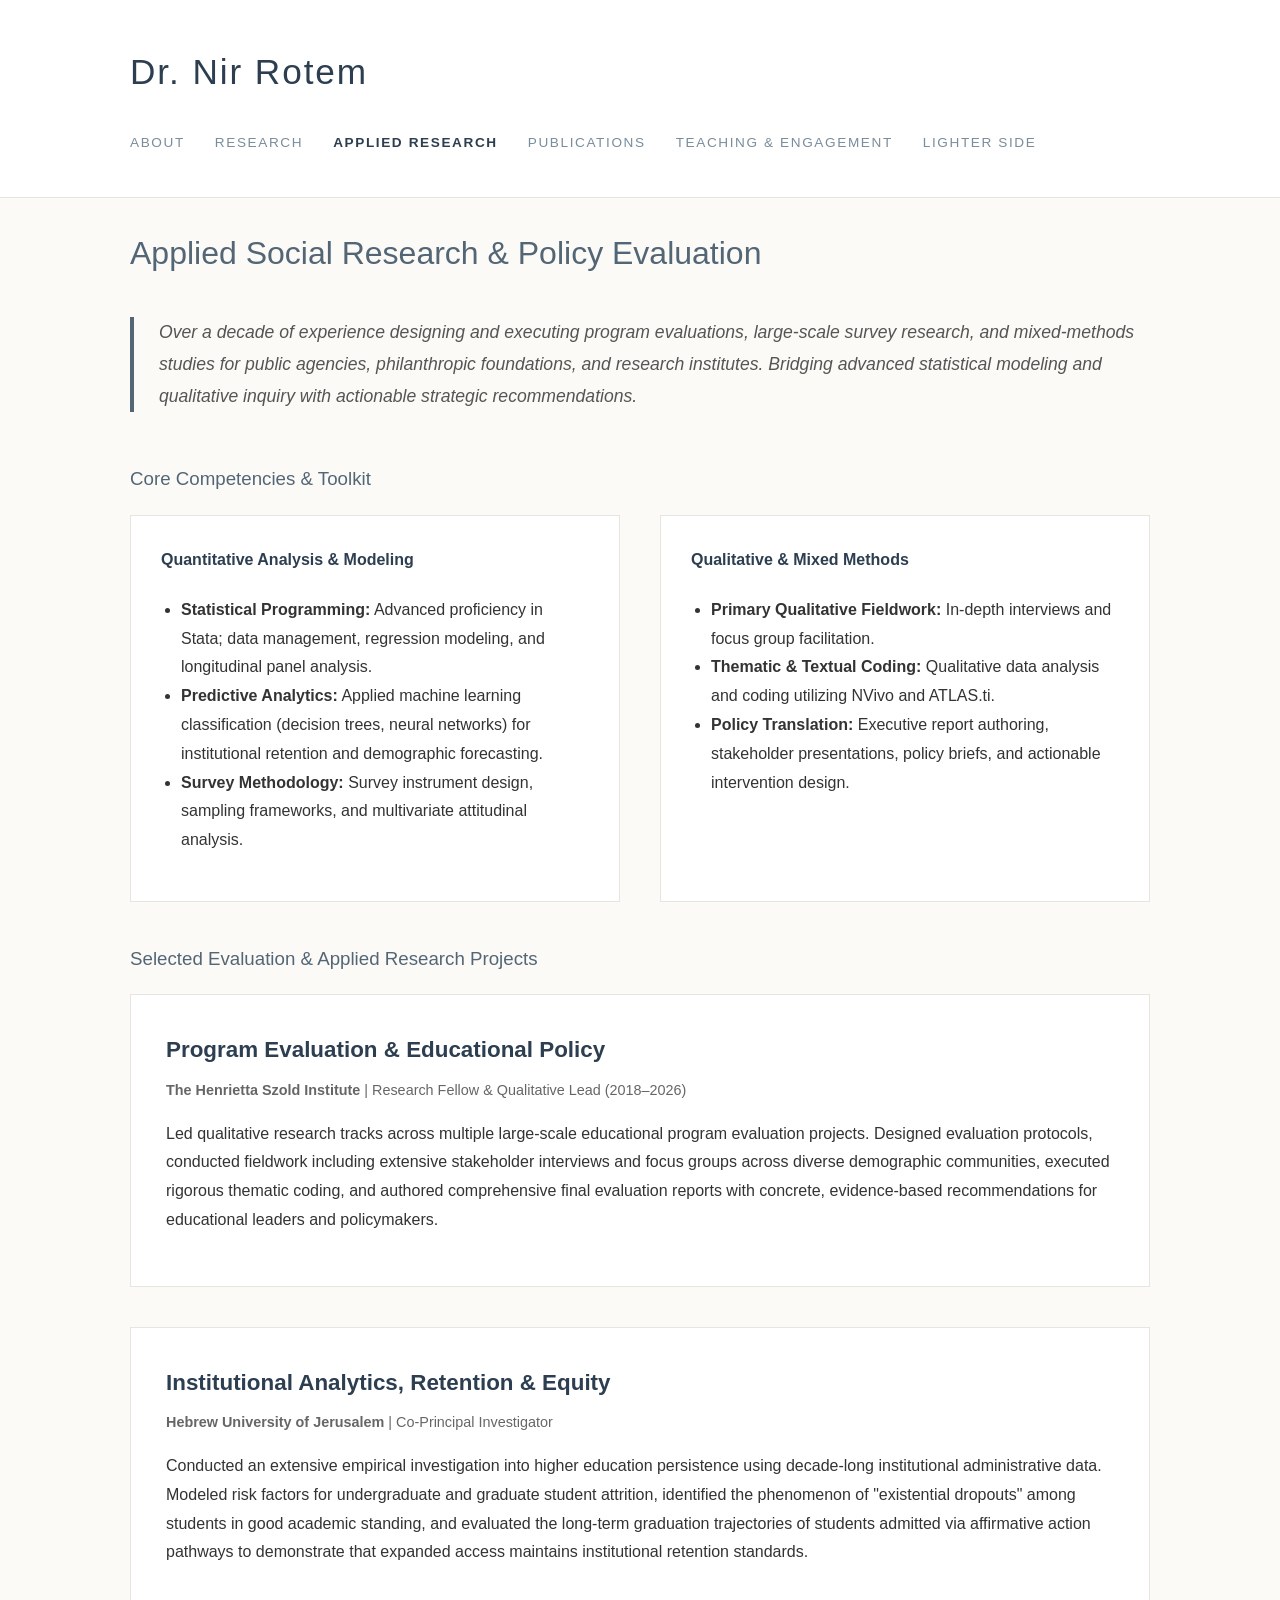
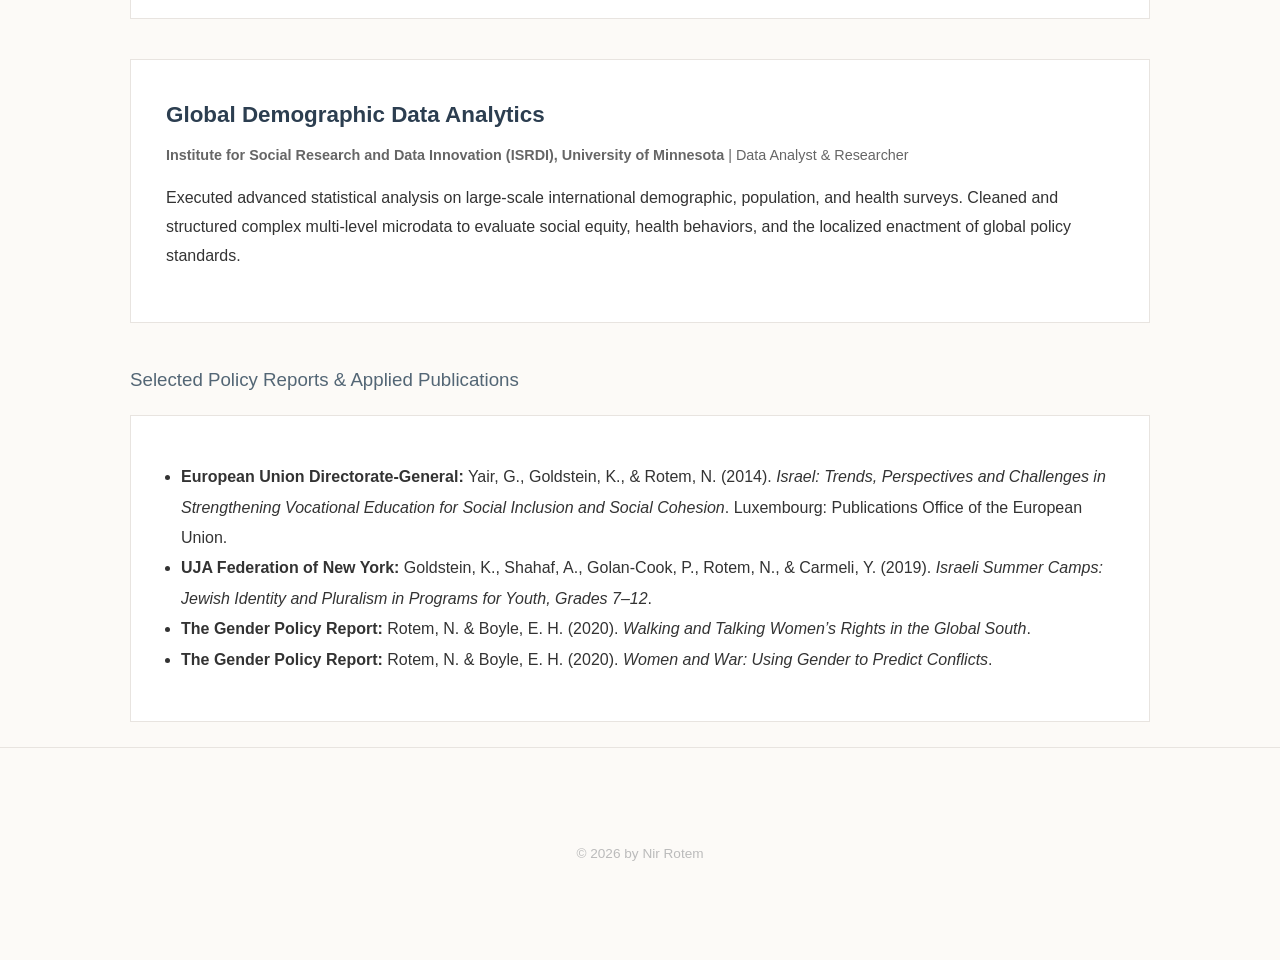
<file: applied.html>
<!DOCTYPE html>
<html lang="en">
<head>
    <meta charset="UTF-8">
    <meta name="viewport" content="width=device-width, initial-scale=1.0">
    <title>Dr. Nir Rotem | Applied Research & Policy Evaluation</title>
    
    <!-- Structured Data for Google Search (Site Name) -->
    <script type="application/ld+json">
    {
      "@context": "https://schema.org",
      "@type": "WebSite",
      "name": "Nir Rotem, Ph.D.",
      "url": "https://www.nirotem.com/"
    }
    </script>

    <link rel="stylesheet" href="style.css">
    <link rel="stylesheet" href="https://cdnjs.cloudflare.com/ajax/libs/font-awesome/6.0.0/css/all.min.css">
</head>
<body>
    <header>
        <div class="container">
            <h1>Dr. Nir Rotem</h1>
            <nav>
                <ul>
                    <li><a href="index.html">About</a></li>
                    <li><a href="projects.html">Research</a></li>
                    <li><a href="applied.html" class="active">Applied Research</a></li>
                    <li><a href="publications.html">Publications</a></li>
                    <li><a href="teaching.html">Teaching & Engagement</a></li>
                    <li><a href="lighter.html">Lighter Side</a></li>
                </ul>
            </nav>
        </div>
    </header>
    <main class="container">
        <h2>Applied Social Research & Policy Evaluation</h2>
        <div class="project-intro">
            Over a decade of experience designing and executing program evaluations, large-scale survey research, and mixed-methods studies for public agencies, philanthropic foundations, and research institutes. Bridging advanced statistical modeling and qualitative inquiry with actionable strategic recommendations.
        </div>

        <section class="project-block">
            <h3>Core Competencies & Toolkit</h3>
            <div class="lighter-grid" style="margin-bottom: 40px;">
                <div class="interest-card">
                    <h4>Quantitative Analysis & Modeling</h4>
                    <ul style="padding-left: 20px; line-height: 1.8;">
                        <li><strong>Statistical Programming:</strong> Advanced proficiency in Stata; data management, regression modeling, and longitudinal panel analysis.</li>
                        <li><strong>Predictive Analytics:</strong> Applied machine learning classification (decision trees, neural networks) for institutional retention and demographic forecasting.</li>
                        <li><strong>Survey Methodology:</strong> Survey instrument design, sampling frameworks, and multivariate attitudinal analysis.</li>
                    </ul>
                </div>
                <div class="interest-card">
                    <h4>Qualitative & Mixed Methods</h4>
                    <ul style="padding-left: 20px; line-height: 1.8;">
                        <li><strong>Primary Qualitative Fieldwork:</strong> In-depth interviews and focus group facilitation.</li>
                        <li><strong>Thematic & Textual Coding:</strong> Qualitative data analysis and coding utilizing NVivo and ATLAS.ti.</li>
                        <li><strong>Policy Translation:</strong> Executive report authoring, stakeholder presentations, policy briefs, and actionable intervention design.</li>
                    </ul>
                </div>
            </div>
        </section>

        <section class="project-block">
            <h3>Selected Evaluation & Applied Research Projects</h3>

            <div class="project-card">
                <div class="project-text">
                    <h4>Program Evaluation & Educational Policy</h4>
                    <p style="color: #666; font-size: 0.9rem; margin-top: -8px; margin-bottom: 12px;"><strong>The Henrietta Szold Institute</strong> | Research Fellow & Qualitative Lead (2018–2026)</p>
                    <p>Led qualitative research tracks across multiple large-scale educational program evaluation projects. Designed evaluation protocols, conducted fieldwork including extensive stakeholder interviews and focus groups across diverse demographic communities, executed rigorous thematic coding, and authored comprehensive final evaluation reports with concrete, evidence-based recommendations for educational leaders and policymakers.</p>
                </div>
            </div>

            <div class="project-card">
                <div class="project-text">
                    <h4>Institutional Analytics, Retention & Equity</h4>
                    <p style="color: #666; font-size: 0.9rem; margin-top: -8px; margin-bottom: 12px;"><strong>Hebrew University of Jerusalem</strong> | Co-Principal Investigator</p>
                    <p>Conducted an extensive empirical investigation into higher education persistence using decade-long institutional administrative data. Modeled risk factors for undergraduate and graduate student attrition, identified the phenomenon of "existential dropouts" among students in good academic standing, and evaluated the long-term graduation trajectories of students admitted via affirmative action pathways to demonstrate that expanded access maintains institutional retention standards.</p>
                </div>
            </div>

            <div class="project-card">
                <div class="project-text">
                    <h4>Global Demographic Data Analytics</h4>
                    <p style="color: #666; font-size: 0.9rem; margin-top: -8px; margin-bottom: 12px;"><strong>Institute for Social Research and Data Innovation (ISRDI), University of Minnesota</strong> | Data Analyst & Researcher</p>
                    <p>Executed advanced statistical analysis on large-scale international demographic, population, and health surveys. Cleaned and structured complex multi-level microdata to evaluate social equity, health behaviors, and the localized enactment of global policy standards.</p>
                </div>
            </div>
        </section>

        <section class="project-block">
            <h3>Selected Policy Reports & Applied Publications</h3>
            <div class="interest-card" style="margin-bottom: 25px;">
                <ul style="padding-left: 20px; line-height: 1.9;">
                    <li><strong>European Union Directorate-General:</strong> Yair, G., Goldstein, K., & Rotem, N. (2014). <em>Israel: Trends, Perspectives and Challenges in Strengthening Vocational Education for Social Inclusion and Social Cohesion</em>. Luxembourg: Publications Office of the European Union.</li>
                    <li><strong>UJA Federation of New York:</strong> Goldstein, K., Shahaf, A., Golan-Cook, P., Rotem, N., & Carmeli, Y. (2019). <em>Israeli Summer Camps: Jewish Identity and Pluralism in Programs for Youth, Grades 7–12</em>.</li>
                    <li><strong>The Gender Policy Report:</strong> Rotem, N. & Boyle, E. H. (2020). <em>Walking and Talking Women’s Rights in the Global South</em>.</li>
                    <li><strong>The Gender Policy Report:</strong> Rotem, N. & Boyle, E. H. (2020). <em>Women and War: Using Gender to Predict Conflicts</em>.</li>
                </ul>
            </div>
        </section>
    </main>
    <footer>
        <div class="container">
            <p>© <span id="year"></span> by Nir Rotem</p>
        </div>
    </footer>
    <script>document.getElementById("year").innerHTML = new Date().getFullYear();</script>
</body>
</html>
</file>
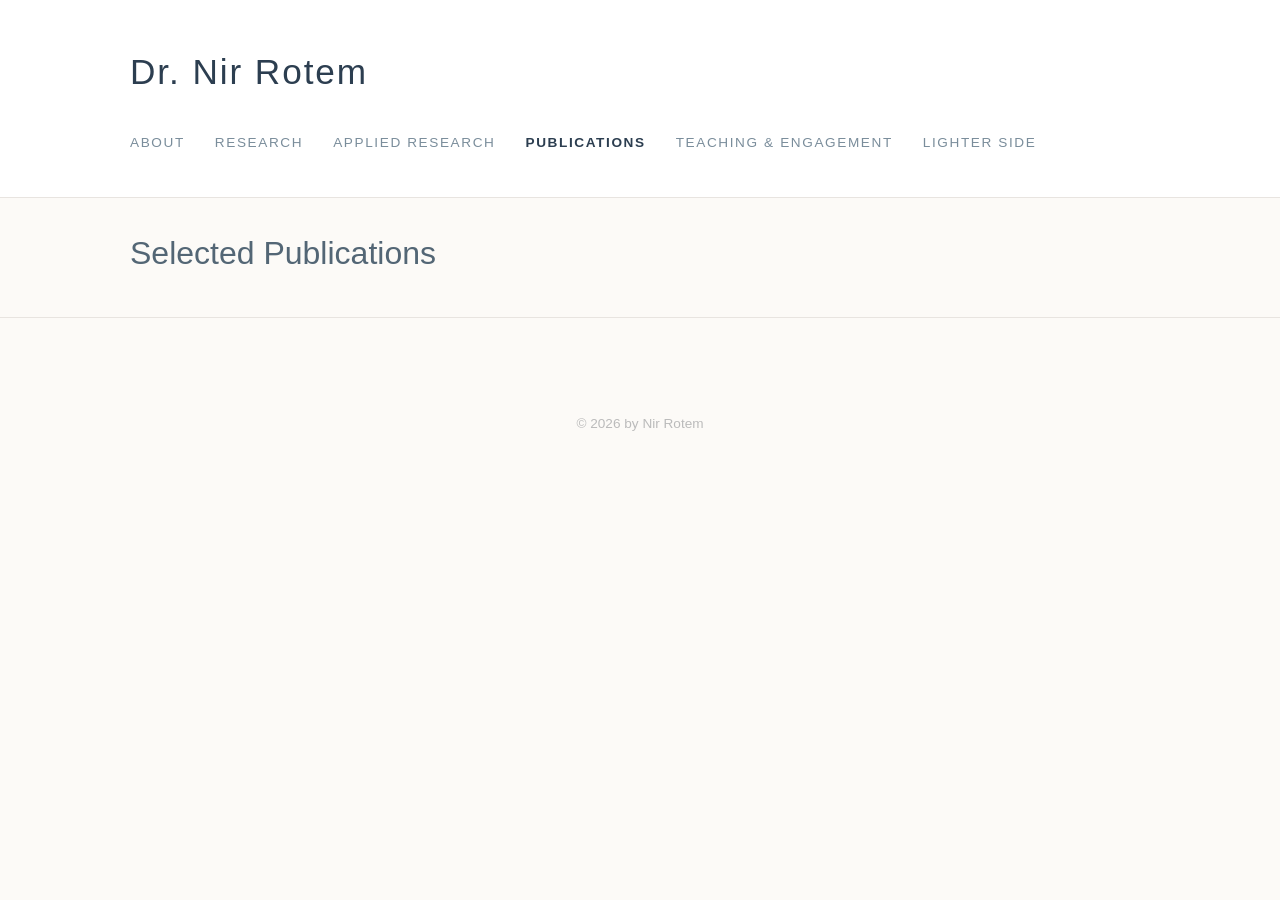
<file: publications.html>
<!DOCTYPE html>
<html lang="en">
<head>
    <meta charset="UTF-8">
    <meta name="viewport" content="width=device-width, initial-scale=1.0">
    <title>Dr. Nir Rotem | Publications</title>
    
    <!-- Structured Data for Google Search (Site Name) -->
    <script type="application/ld+json">
    {
      "@context": "https://schema.org",
      "@type": "WebSite",
      "name": "Nir Rotem, Ph.D.",
      "url": "https://www.nirotem.com/"
    }
    </script>

    <link rel="stylesheet" href="style.css">
    <link rel="stylesheet" href="https://cdnjs.cloudflare.com/ajax/libs/font-awesome/6.0.0/css/all.min.css">
</head>
<body>
    <header>
        <div class="container">
            <h1>Dr. Nir Rotem</h1>
            <nav>
                <ul>
                    <li><a href="index.html">About</a></li>
                    <li><a href="projects.html">Research</a></li>
                    <li><a href="applied.html">Applied Research</a></li>
                    <li><a href="publications.html" class="active">Publications</a></li>
                    <li><a href="teaching.html">Teaching & Engagement</a></li>
                    <li><a href="lighter.html">Lighter Side</a></li>
                </ul>
            </nav>
        </div>
    </header>
    <main class="container">
        <h2>Selected Publications</h2>
        <div id="bibbase-container">
            <script src="https://bibbase.org/show?bib=https%3A%2F%2Fbibbase.org%2Fzotero-mypublications%2Fnirotem&jsonp=1"></script>
        </div>
    </main>
    <footer>
        <div class="container">
            <p>© <span id="year"></span> by Nir Rotem</p>
        </div>
    </footer>
    <script>document.getElementById("year").innerHTML = new Date().getFullYear();</script>
</body>
</html>
</file>
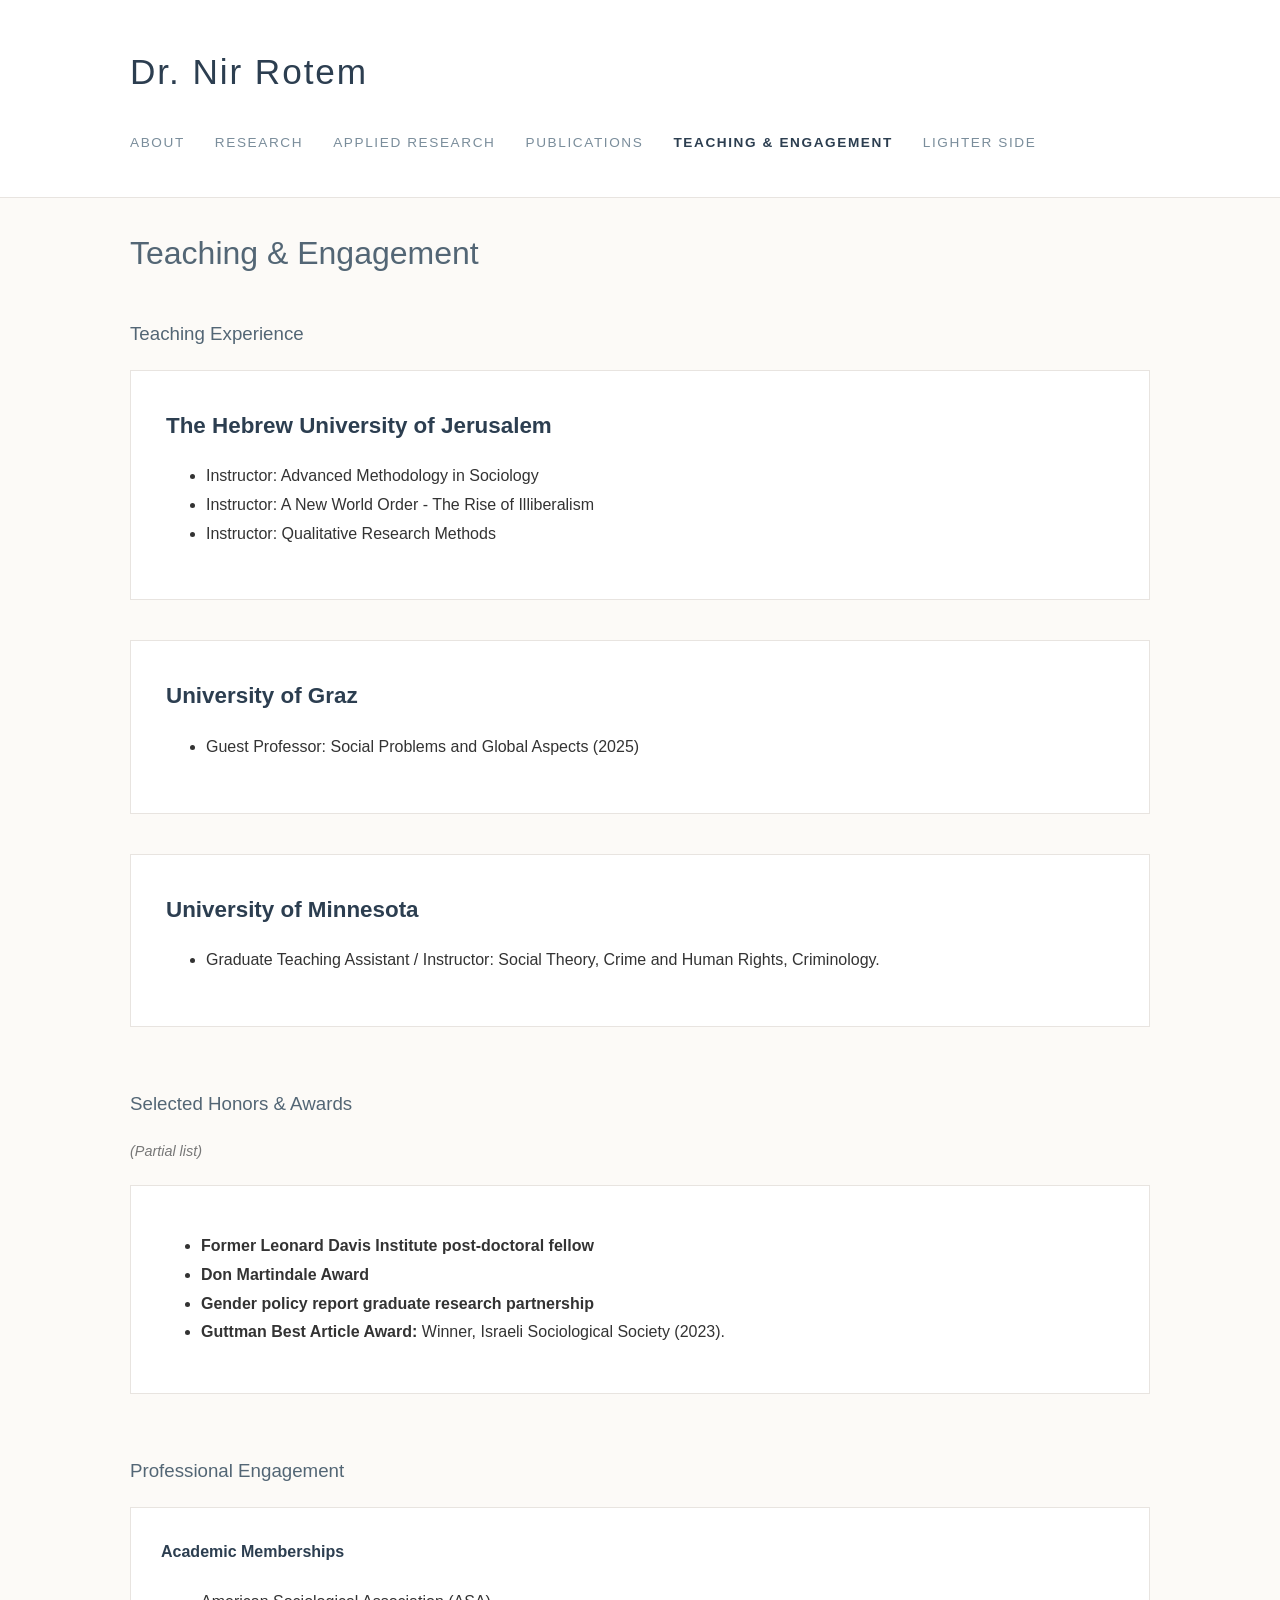
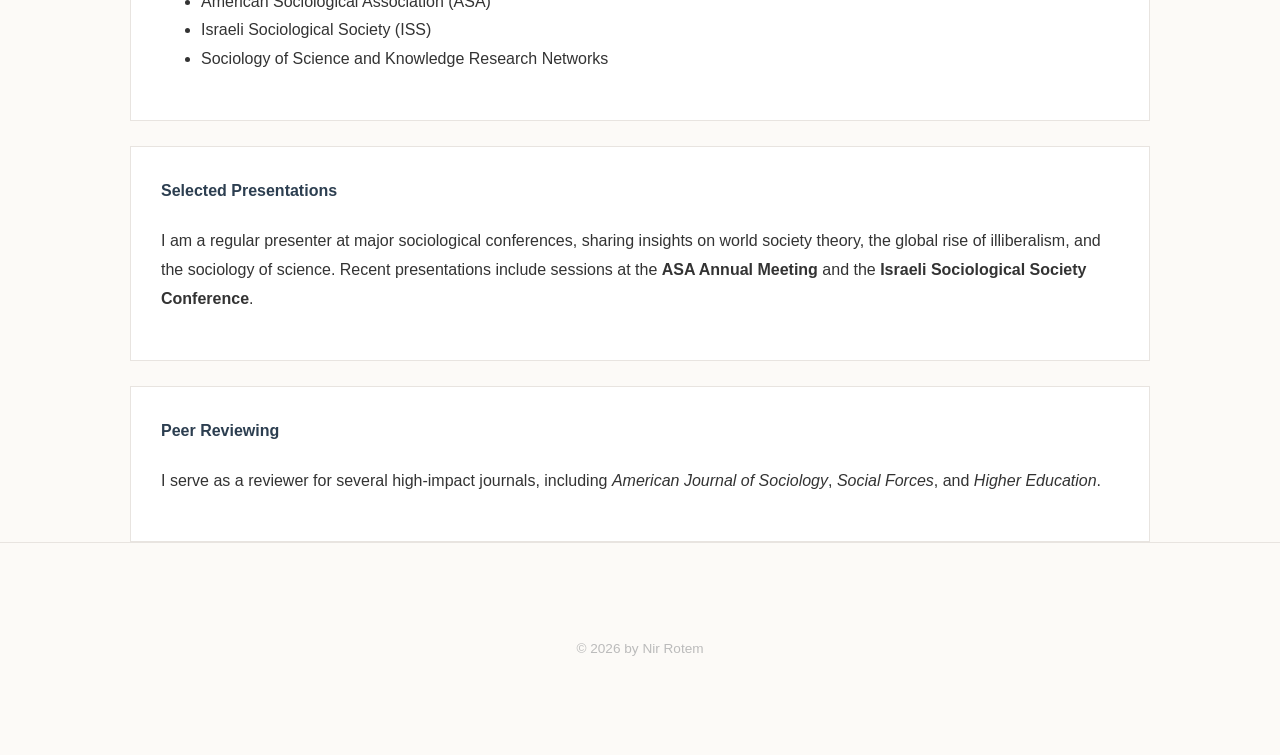
<file: teaching.html>
<!DOCTYPE html>
<html lang="en">
<head>
    <meta charset="UTF-8">
    <meta name="viewport" content="width=device-width, initial-scale=1.0">
    <title>Dr. Nir Rotem | Teaching & Engagement</title>
    
    <!-- Structured Data for Google Search (Site Name) -->
    <script type="application/ld+json">
    {
      "@context": "https://schema.org",
      "@type": "WebSite",
      "name": "Nir Rotem, Ph.D.",
      "url": "https://www.nirotem.com/"
    }
    </script>

    <link rel="stylesheet" href="style.css">
    <link rel="stylesheet" href="https://cdnjs.cloudflare.com/ajax/libs/font-awesome/6.0.0/css/all.min.css">
</head>
<body>
    <header>
        <div class="container">
            <h1>Dr. Nir Rotem</h1>
            <nav>
                <ul>
                    <li><a href="index.html">About</a></li>
                    <li><a href="projects.html">Research</a></li>
                    <li><a href="applied.html">Applied Research</a></li>
                    <li><a href="publications.html">Publications</a></li>
                    <li><a href="teaching.html" class="active">Teaching & Engagement</a></li>
                    <li><a href="lighter.html">Lighter Side</a></li>
                </ul>
            </nav>
        </div>
    </header>
    <main class="container">
        <h2>Teaching & Engagement</h2>

        <section style="margin-bottom: 60px;">
            <h3>Teaching Experience</h3>
            <div class="project-card">
                <div class="project-text">
                    <h4>The Hebrew University of Jerusalem</h4>
                    <ul>
                        <li>Instructor: Advanced Methodology in Sociology</li>
                        <li>Instructor: A New World Order - The Rise of Illiberalism</li>
                        <li>Instructor: Qualitative Research Methods</li>
                    </ul>
                </div>
            </div>
            <div class="project-card">
                <div class="project-text">
                    <h4>University of Graz</h4>
                    <ul>
                        <li>Guest Professor: Social Problems and Global Aspects (2025)</li>
                    </ul>
                </div>
            </div>
            <div class="project-card">
                <div class="project-text">
                    <h4>University of Minnesota</h4>
                    <ul>
                        <li>Graduate Teaching Assistant / Instructor: Social Theory, Crime and Human Rights, Criminology.</li>
                    </ul>
                </div>
            </div>
        </section>

        <section style="margin-bottom: 60px;">
            <h3>Selected Honors & Awards</h3>
            <p style="font-size: 0.9rem; color: #777; font-style: italic; margin-bottom: 20px;">(Partial list)</p>
            <div class="interest-card">
                <ul>
                    <li><strong>Former Leonard Davis Institute post-doctoral fellow</strong></li>
                    <li><strong>Don Martindale Award</strong></li>
                    <li><strong>Gender policy report graduate research partnership</strong></li>
                    <li><strong>Guttman Best Article Award:</strong> Winner, Israeli Sociological Society (2023).</li>
                </ul>
            </div>
        </section>

        <section>
            <h3>Professional Engagement</h3>
            <div class="interest-card" style="margin-bottom: 25px;">
                <h4>Academic Memberships</h4>
                <ul>
                    <li>American Sociological Association (ASA)</li>
                    <li>Israeli Sociological Society (ISS)</li>
                    <li>Sociology of Science and Knowledge Research Networks</li>
                </ul>
            </div>
            
            <div class="interest-card" style="margin-bottom: 25px;">
                <h4>Selected Presentations</h4>
                <p>I am a regular presenter at major sociological conferences, sharing insights on world society theory, the global rise of illiberalism, and the sociology of science. Recent presentations include sessions at the <strong>ASA Annual Meeting</strong> and the <strong>Israeli Sociological Society Conference</strong>.</p>
            </div>

            <div class="interest-card">
                <h4>Peer Reviewing</h4>
                <p>I serve as a reviewer for several high-impact journals, including <i>American Journal of Sociology</i>, <i>Social Forces</i>, and <i>Higher Education</i>.</p>
            </div>
        </section>
    </main>
    <footer>
        <div class="container">
            <p>© <span id="year"></span> by Nir Rotem</p>
        </div>
    </footer>
    <script>document.getElementById("year").innerHTML = new Date().getFullYear();</script>
</body>
</html>
</file>
<file: style.css>
/* --- Scandinavian Modern Academic Theme --- */
:root {
    --bg-color: #fcfaf7;
    --text-color: #333333;
    --accent-color: #536675;
    --header-bg: #ffffff;
    --border-color: #e8e4e0;
    --link-color: #7a8d9b;
    --nav-active: #2c3e50;
    --card-bg: #ffffff;
}

* { box-sizing: border-box; }

html { -webkit-text-size-adjust: 100%; }

body {
    font-family: 'Inter', -apple-system, BlinkMacSystemFont, 'Segoe UI', Roboto, Helvetica, Arial, sans-serif;
    background-color: var(--bg-color);
    color: var(--text-color);
    line-height: 1.8;
    margin: 0;
    padding: 0;
    -webkit-font-smoothing: antialiased;
}

img { max-width: 100%; height: auto; display: block; }

.container {
    max-width: 1100px;
    margin: 0 auto;
    padding: 0 40px;
}

header {
    background-color: var(--header-bg);
    border-bottom: 1px solid var(--border-color);
    padding: 40px 0;
}

header h1 {
    font-weight: 300;
    font-size: 2.2rem;
    margin: 0;
    letter-spacing: 0.12rem;
    color: var(--nav-active);
}

nav ul {
    list-style: none;
    padding: 0;
    margin: 25px 0 0 0;
    display: flex;
    gap: 30px;
    flex-wrap: wrap;
}

nav a {
    text-decoration: none;
    color: var(--link-color);
    font-size: 0.85rem;
    text-transform: uppercase;
    letter-spacing: 0.1rem;
    transition: color 0.2s ease;
}

nav a:hover, nav a.active {
    color: var(--nav-active);
    font-weight: 600;
}

main { padding: 60px 0; }

h2, h3 { color: var(--accent-color); font-weight: 400; }
h2 { font-size: 2rem; margin-bottom: 35px; }

/* About Page Layout */
.about-grid { display: flex; gap: 60px; align-items: flex-start; }
.profile-side { flex: 0 0 280px; text-align: center; }
.profile-img { width: 100%; border-radius: 4px; box-shadow: 0 4px 20px rgba(0,0,0,0.05); }
.profile-info { margin-top: 20px; }
.profile-info .name { font-weight: 600; font-size: 1.25rem; margin: 0; }
.profile-info .role { font-size: 1rem; color: #777; margin: 8px 0; line-height: 1.4; }

.bio-content { flex: 1; }

.interests-grid {
    display: grid;
    grid-template-columns: repeat(auto-fill, minmax(220px, 1fr));
    gap: 12px;
    margin-top: 20px;
}

.interest-box {
    background: #fff;
    border: 1px solid var(--border-color);
    padding: 12px 18px;
    font-size: 0.9rem;
    text-align: center;
    color: var(--accent-color);
    border-radius: 2px;
    box-shadow: 0 2px 5px rgba(0,0,0,0.02);
}

.contact-box { margin-top: 50px; padding: 25px 0; border-top: 1px solid var(--border-color); }
.social-btns { display: flex; gap: 15px; margin-top: 20px; flex-wrap: wrap; }

.btn {
    text-decoration: none;
    font-size: 0.85rem;
    color: var(--accent-color);
    border: 1px solid var(--accent-color);
    padding: 8px 20px;
    transition: all 0.3s ease;
    display: inline-flex;
    align-items: center;
    gap: 8px;
}
.btn:hover { background-color: var(--accent-color); color: white; }

.btn-spotify { border-color: #1DB954; color: #1DB954; }
.btn-spotify:hover { background-color: #1DB954; color: white; border-color: #1DB954; }

.project-intro { font-style: italic; color: #555; margin-bottom: 50px; border-left: 4px solid var(--accent-color); padding-left: 25px; font-size: 1.1rem; }
.project-card {
    background: var(--card-bg);
    padding: 35px;
    border: 1px solid var(--border-color);
    margin-bottom: 40px;
    display: flex;
    flex-direction: row;
    align-items: flex-start;
    gap: 40px;
}

.project-text { flex: 1.8; }
.project-text h4 { margin-top: 0; color: var(--nav-active); font-size: 1.4rem; margin-bottom: 15px; }

.project-image-box {
    flex: 1;
    min-width: 280px;
    max-width: 380px;
    height: 240px;
    background-color: #ffffff;
    border: 1px solid #f2f2f2;
    padding: 5px;
    display: flex;
    align-items: center;
    justify-content: center;
    overflow: hidden;
}
.project-image-box img { max-width: 100%; max-height: 100%; object-fit: contain; }

.landscape-hero {
    width: 100%;
    height: 250px;
    background-color: #eee;
    margin-bottom: 50px;
    overflow: hidden;
    border-radius: 4px;
}
.landscape-hero img { width: 100%; height: 100%; object-fit: cover; }

.lighter-grid { display: grid; grid-template-columns: 1fr 1fr; gap: 40px; }
.interest-card { background: white; padding: 30px; border: 1px solid var(--border-color); }
.interest-card h4 { margin-top: 0; color: var(--nav-active); }

#bibbase-container { font-size: 0.95rem; }
.bibbase_paper { margin-bottom: 25px !important; }
.bibbase_paper i.fa-external-link-alt, 
.bibbase_paper a[title="Open"] { 
    display: none !important; 
}

footer { padding: 80px 0; text-align: center; font-size: 0.85rem; color: #bbb; border-top: 1px solid var(--border-color); }

@media (max-width: 900px) {
    .container { padding: 0 25px; }
    .about-grid, .project-card, .lighter-grid { flex-direction: column; display: block; }
    .profile-side { margin-bottom: 40px; width: 100%; }
    .project-card { gap: 25px; }
    .project-image-box { width: 100%; max-width: 100%; height: auto; min-height: 200px; margin-top: 20px; }
    .interest-card { margin-bottom: 20px; }
    .landscape-hero { height: 180px; }
    header h1 { font-size: 1.8rem; }
    nav ul { gap: 15px; }
    .interests-grid { grid-template-columns: 1fr 1fr; }
}
</file>
